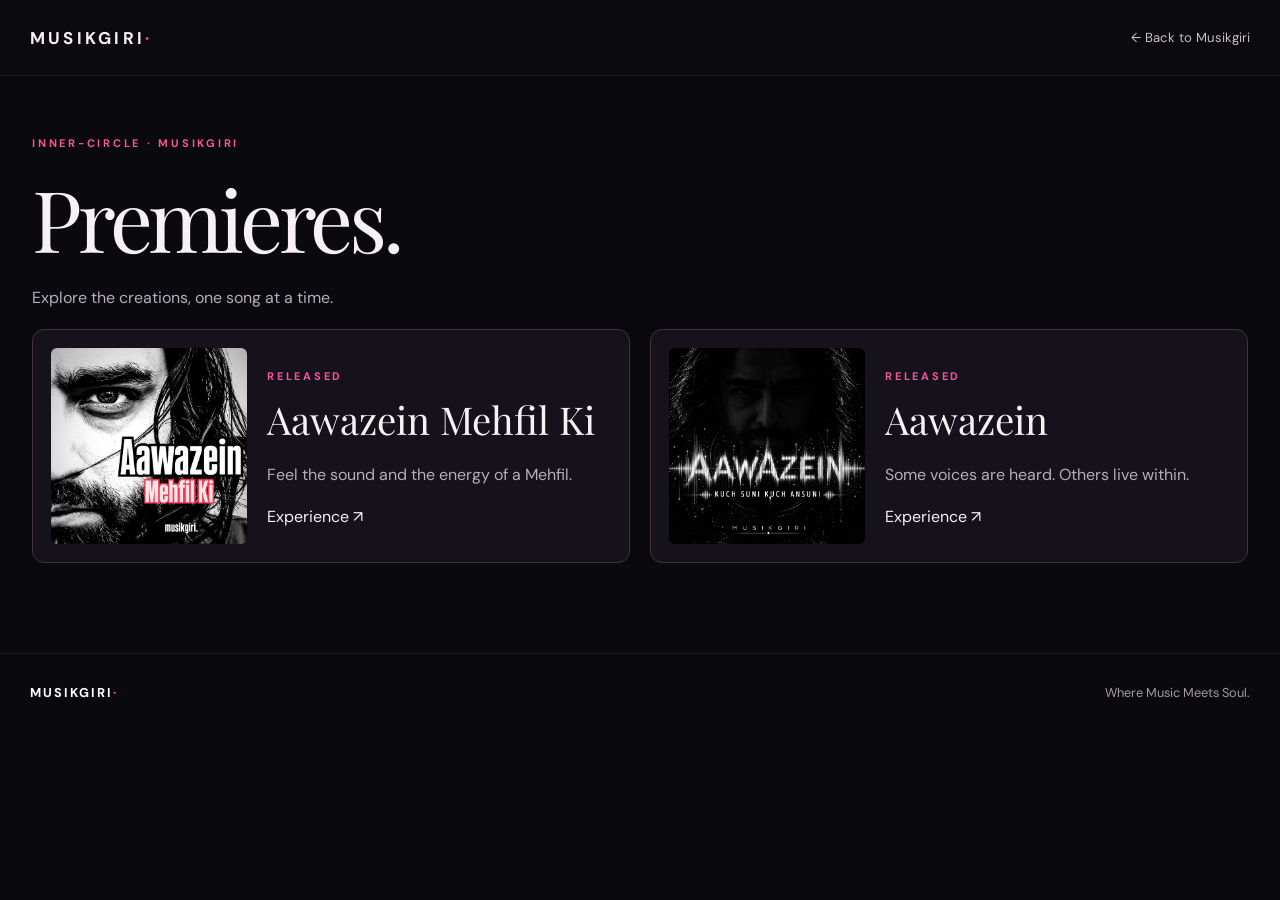
<file: premieres/index.html>
<!DOCTYPE html>

<html lang="en">
<head>
<meta charset="utf-8"/><meta content="width=device-width,initial-scale=1" name="viewport"/><meta content="#08080d" name="theme-color"/>
<title>Premieres — Musikgiri</title>
<meta content="Explore Musikgiri premieres." name="description"/>
<meta content="music.song" property="og:type"/><meta content="Premieres — Musikgiri" property="og:title"/>
<meta content="Explore Musikgiri premieres." property="og:description"/>
<meta content="https://musikgiri.com/assets/musikgiri-logo.webp" property="og:image"/>
<meta content="https://musikgiri.com/premieres/" property="og:url"/>
<link href="https://fonts.googleapis.com" rel="preconnect"/><link crossorigin="" href="https://fonts.gstatic.com" rel="preconnect"/>
<link href="https://fonts.googleapis.com/css2?family=DM+Sans:wght@400;500;600;700&amp;family=Playfair+Display:ital,wght@0,400;0,500;1,400;1,500&amp;display=swap" rel="stylesheet"/>
<link href="/style.css" rel="stylesheet"/><link href="/premieres.css" rel="stylesheet"/><link href="/premieres/premiere-page.css" rel="stylesheet"/>
<link href="/lyrics.css" rel="stylesheet"/><script defer="True" src="/analytics.js"></script><link href="/release-system.css" rel="stylesheet"/> <link href="https://musikgiri.com/premieres/" rel="canonical"/></head>
<body class="premieres-page">
<header class="premiere-site-header"><a aria-label="Musikgiri home" class="wordmark" href="/">MUSIKGIRI<span>·</span></a><a class="premiere-back" href="/">← Back to Musikgiri</a></header>
<main><section class="container collection"><span class="eyebrow">Inner-circle · Musikgiri</span><h1>Premieres.</h1><p>Explore the creations, one song at a time.</p><div class="collection-grid"><a class="collection-card" href="/premieres/aawazein-mehfil-ki/"><img src="/assets/Aawazein-Mehfil-Ki-cover.webp" alt="Aawazein Mehfil Ki artwork" loading="lazy"><div><span class="eyebrow">released</span><h3>Aawazein Mehfil Ki</h3><p>Feel the sound and the energy of a Mehfil.</p><span>Experience ↗</span></div></a><a class="collection-card" href="/premieres/aawazein/"><img src="/assets/aawazein-cover.webp" alt="Aawazein artwork" loading="lazy"><div><span class="eyebrow">released</span><h3>Aawazein</h3><p>Some voices are heard. Others live within.</p><span>Experience ↗</span></div></a></div></section></main>
<footer class="premiere-page-footer"><a href="/">MUSIKGIRI<span>·</span></a><span>Where Music Meets Soul.</span></footer>
<script defer="" src="/premieres.js"></script>
<script defer="True" src="/premieres/premiere-lyrics.js"></script></body></html>
</file>
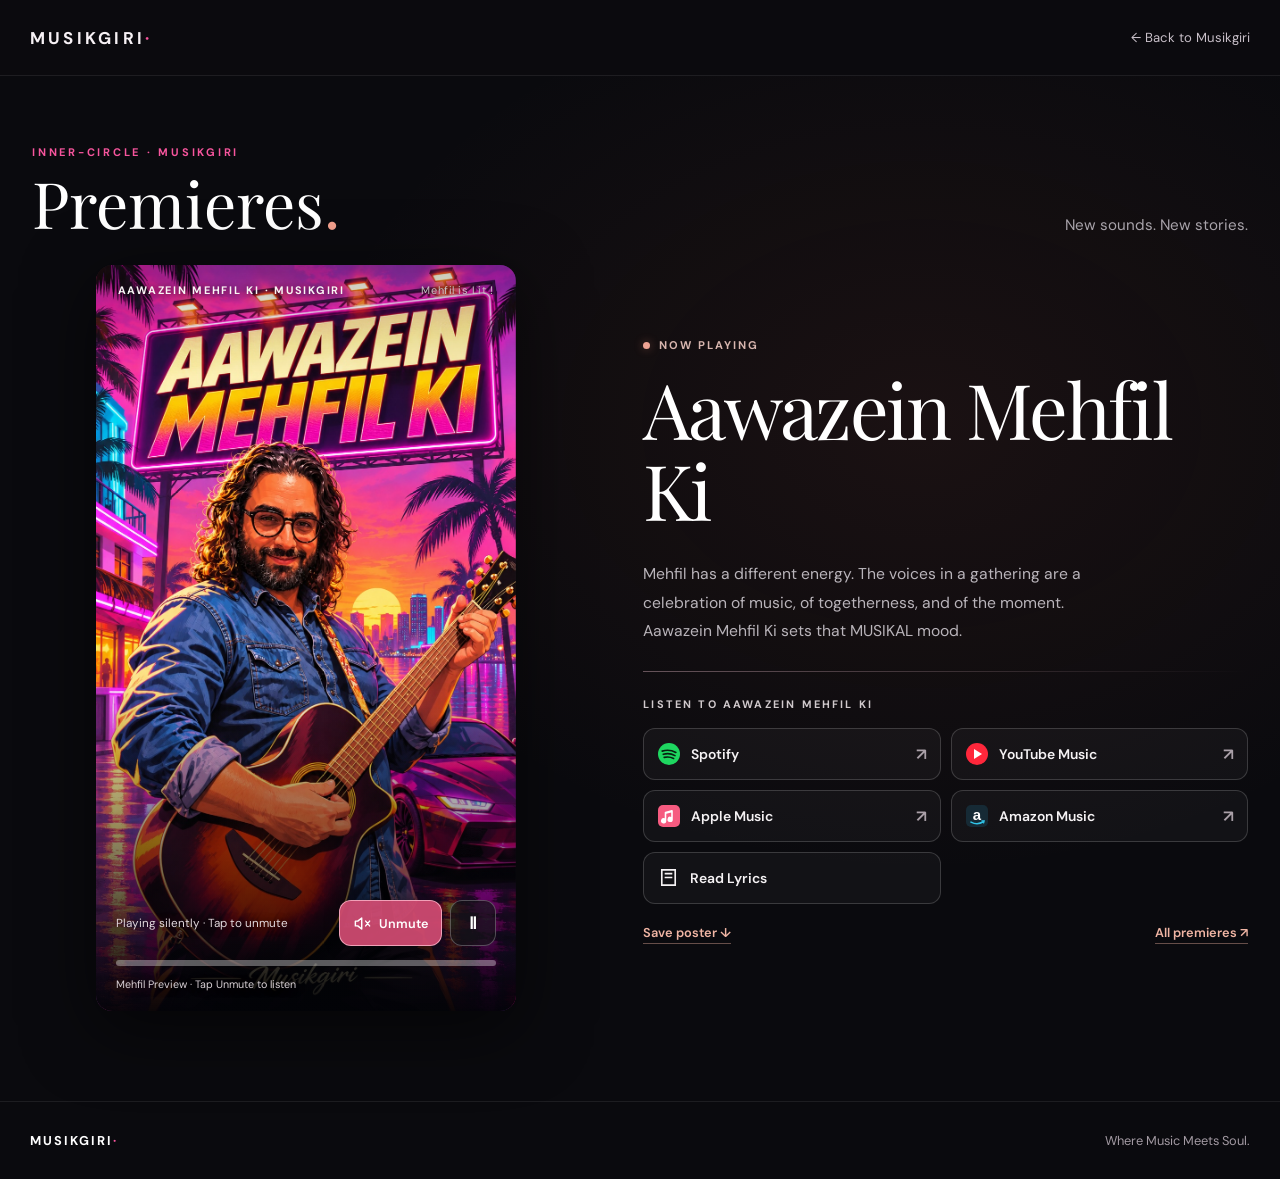
<file: premieres/aawazein-mehfil-ki/index.html>
<!DOCTYPE html>

<html lang="en">
<head>
<meta charset="utf-8"/><meta content="width=device-width,initial-scale=1" name="viewport"/><meta content="#08080d" name="theme-color"/>
<title>Aawazein Mehfil Ki — Musikgiri</title>
<meta content="Feel the sound and the energy of a Mehfil." name="description"/>
<meta content="music.song" property="og:type"/><meta content="Aawazein Mehfil Ki — Musikgiri" property="og:title"/>
<meta content="Feel the sound and the energy of a Mehfil." property="og:description"/>
<meta content="https://musikgiri.com/assets/Aawazein-Mehfil-Ki-poster.webp" property="og:image"/>
<meta content="https://musikgiri.com/premieres/aawazein-mehfil-ki/" property="og:url"/>
<link href="https://fonts.googleapis.com" rel="preconnect"/><link crossorigin="" href="https://fonts.gstatic.com" rel="preconnect"/>
<link href="https://fonts.googleapis.com/css2?family=DM+Sans:wght@400;500;600;700&amp;family=Playfair+Display:ital,wght@0,400;0,500;1,400;1,500&amp;display=swap" rel="stylesheet"/>
<link href="/style.css" rel="stylesheet"/><link href="/premieres.css" rel="stylesheet"/><link href="/premieres/premiere-page.css" rel="stylesheet"/>
<link href="/lyrics.css" rel="stylesheet"/><script defer="True" src="/analytics.js"></script><link href="/release-system.css" rel="stylesheet"/> <link href="https://musikgiri.com/premieres/aawazein-mehfil-ki/" rel="canonical"/></head>
<body class="premieres-page">
<header class="premiere-site-header"><a aria-label="Musikgiri home" class="wordmark" href="/">MUSIKGIRI<span>·</span></a><a class="premiere-back" href="/">← Back to Musikgiri</a></header>
<main><section id="premieres" class="premiere-section" data-premiere="aawazein-mehfil-ki" data-title="Aawazein Mehfil Ki"><div class="container premiere-heading"><div><span class="eyebrow">Inner-circle · Musikgiri</span><h2>Premieres<span class="premiere-period">.</span></h2></div><p>New sounds. New stories.</p></div><div class="container premiere-mobile-listen"><h3>Aawazein Mehfil Ki</h3><p class="premiere-mobile-subtitle"></p><p class="premiere-mobile-label">Now playing</p><div class="premiere-stream-links premiere-mobile-stream-links"><a aria-label="Listen on Spotify" class="premiere-stream premiere-spotify" data-platform="spotify" href="https://open.spotify.com/track/1IAvOy5KSqShVaLalJOOEp?si=85b4625004b74675" rel="noopener noreferrer" target="_blank"><span aria-hidden="true" class="platform-mark"></span><span>Spotify</span><span aria-hidden="true" class="premiere-link-arrow">↗</span></a><a aria-label="Listen on YouTube Music" class="premiere-stream premiere-youtube" data-platform="youtube" href="https://music.youtube.com/playlist?list=OLAK5uy_nQnJrBbvbRQnOhSwnI-x6MkKBnH-UWJy4&amp;si=CHBEhoRD2t9weqV5&amp;drli=1" rel="noopener noreferrer" target="_blank"><span aria-hidden="true" class="platform-mark"></span><span>YouTube Music</span><span aria-hidden="true" class="premiere-link-arrow">↗</span></a><a aria-label="Listen on Apple Music" class="premiere-stream premiere-apple" data-platform="apple" href="https://music.apple.com/us/album/aawazein-mehfil-ki/6838143447?i=6838143449" rel="noopener noreferrer" target="_blank"><span aria-hidden="true" class="platform-mark"></span><span>Apple Music</span><span aria-hidden="true" class="premiere-link-arrow">↗</span></a><a aria-label="Listen on Amazon Music" class="premiere-stream premiere-amazon" data-platform="amazon" href="https://music.amazon.com/albums/B0HSL1XHGT?ref=dm_sh_DqStZfcopo7vX0sIFOcnYcNDD" rel="noopener noreferrer" target="_blank"><span aria-hidden="true" class="platform-mark"></span><span>Amazon Music</span><span aria-hidden="true" class="premiere-link-arrow">↗</span></a><button type="button" class="premiere-stream premiere-lyrics-button" data-premiere-lyrics aria-haspopup="dialog" aria-controls="lyrics-aawazein-mehfil-ki"><svg class="premiere-lyrics-icon" viewBox="0 0 24 24" aria-hidden="true"><path d="M5 4h14v16H5zM8 8h8M8 12h8" fill="none" stroke="currentColor" stroke-width="1.7"/></svg><span>Read Lyrics</span></button></div></div><div class="container premiere-showcase"><div class="premiere-art" aria-label="Aawazein Mehfil Ki artwork"><div class="premiere-art-frames"><img class="premiere-frame is-active" src="/assets/Aawazein-Mehfil-Ki-poster.webp" alt="" fetchpriority=high></div><span class="premiere-art-label">AAWAZEIN MEHFIL KI · MUSIKGIRI</span><span class="premiere-art-count">Mehfil is Lit !</span><div aria-label="Aawazein Mehfil Ki audio preview" class="premiere-audio"><audio id="premiere-audio" loop="" muted="" playsinline="" preload="metadata"><source src="/assets/Awazein-Mehfil-Ki- 40-secs.m4a" type="audio/mpeg"/></audio><div class="premiere-audio-top"><div class="premiere-audio-copy"><span aria-live="polite" class="premiere-audio-status" id="premiere-audio-status" role="status">Sound off · Tap to unmute</span></div><div class="premiere-audio-actions"><button aria-label="Unmute preview" aria-pressed="false" class="premiere-audio-toggle" id="premiere-audio-toggle" type="button"><svg aria-hidden="true" class="premiere-audio-muted-icon" viewbox="0 0 24 24"><path d="M11 5 6 9H3v6h3l5 4V5ZM16 9l5 6m0-6-5 6" fill="none" stroke="currentColor" stroke-linecap="round" stroke-linejoin="round" stroke-width="1.8"></path></svg><svg aria-hidden="true" class="premiere-audio-live-icon" viewbox="0 0 24 24"><path d="M11 5 6 9H3v6h3l5 4V5ZM15 9a4 4 0 0 1 0 6m3-9a8 8 0 0 1 0 12" fill="none" stroke="currentColor" stroke-linecap="round" stroke-linejoin="round" stroke-width="1.8"></path></svg><span id="premiere-audio-toggle-label">Unmute</span></button><button aria-label="Play preview" class="premiere-audio-play" id="premiere-audio-play" title="Play or pause preview" type="button">▶</button></div></div><div aria-hidden="true" class="premiere-audio-progress"><div id="premiere-audio-progress-fill"></div></div><span class="premiere-audio-duration">Mehfil Preview · Tap Unmute to listen</span></div></div><div class="premiere-content"><span class="premiere-kicker"><span class="premiere-live-dot"></span>Now playing</span><h3>Aawazein Mehfil Ki</h3><p class="premiere-subtitle"></p><p class="premiere-quote"></p><p class="premiere-description">Mehfil has a different energy. The voices in a gathering are a celebration of music, of togetherness, and of the moment. Aawazein Mehfil Ki sets that MUSIKAL mood.</p><div class="premiere-divider"></div><p class="premiere-listen-label">LISTEN TO AAWAZEIN MEHFIL KI</p><div class="premiere-stream-links"><a aria-label="Listen on Spotify" class="premiere-stream premiere-spotify" data-platform="spotify" href="https://open.spotify.com/track/1IAvOy5KSqShVaLalJOOEp?si=85b4625004b74675" rel="noopener noreferrer" target="_blank"><span aria-hidden="true" class="platform-mark"></span><span>Spotify</span><span aria-hidden="true" class="premiere-link-arrow">↗</span></a><a aria-label="Listen on YouTube Music" class="premiere-stream premiere-youtube" data-platform="youtube" href="https://music.youtube.com/playlist?list=OLAK5uy_nQnJrBbvbRQnOhSwnI-x6MkKBnH-UWJy4&amp;si=CHBEhoRD2t9weqV5&amp;drli=1" rel="noopener noreferrer" target="_blank"><span aria-hidden="true" class="platform-mark"></span><span>YouTube Music</span><span aria-hidden="true" class="premiere-link-arrow">↗</span></a><a aria-label="Listen on Apple Music" class="premiere-stream premiere-apple" data-platform="apple" href="https://music.apple.com/us/album/aawazein-mehfil-ki/6838143447?i=6838143449" rel="noopener noreferrer" target="_blank"><span aria-hidden="true" class="platform-mark"></span><span>Apple Music</span><span aria-hidden="true" class="premiere-link-arrow">↗</span></a><a aria-label="Listen on Amazon Music" class="premiere-stream premiere-amazon" data-platform="amazon" href="https://music.amazon.com/albums/B0HSL1XHGT?ref=dm_sh_DqStZfcopo7vX0sIFOcnYcNDD" rel="noopener noreferrer" target="_blank"><span aria-hidden="true" class="platform-mark"></span><span>Amazon Music</span><span aria-hidden="true" class="premiere-link-arrow">↗</span></a><button type="button" class="premiere-stream premiere-lyrics-button" data-premiere-lyrics aria-haspopup="dialog" aria-controls="lyrics-aawazein-mehfil-ki"><svg class="premiere-lyrics-icon" viewBox="0 0 24 24" aria-hidden="true"><path d="M5 4h14v16H5zM8 8h8M8 12h8" fill="none" stroke="currentColor" stroke-width="1.7"/></svg><span>Read Lyrics</span></button></div><div class="premiere-bottom-actions"><a class="premiere-download" download href="/assets/Aawazein-Mehfil-Ki-poster.webp">Save poster ↓</a><a class="premiere-download" href="/premieres/">All premieres ↗</a></div></div></div></section></main><dialog aria-labelledby="lyrics-title-aawazein-mehfil-ki" class="lyrics-dialog" id="lyrics-aawazein-mehfil-ki"><div class="lyrics-dialog-inner"><header class="lyrics-dialog-head"><div><span class="eyebrow">Original lyrics · Musikgiri</span><h2 id="lyrics-title-aawazein-mehfil-ki">Aawazein Mehfil Ki <em>Lyrics</em></h2><p>Original lyrics and interpretation.</p></div><button aria-label="Close lyrics" class="lyrics-close" data-close-lyrics type="button">✕</button></header><div class="lyrics-columns-head" aria-hidden="true"><span>Original lyrics</span><span>English meaning</span></div><div class="lyrics-dialog-content"><section class="lyric-verse"><h4>Verse 1</h4><div class="lyric-pair"><div class="lyric-original" lang="hi"><p>आवाज़ें कुछ शोर की हैं
ख़ामोशी की कुछ आवाज़ें
आवाज़ें
अल्फ़ाज़ों में तो कहती हैं
बिन बोले भी कुछ आवाज़ें
आवाज़ें</p></div><div class="lyric-meaning" lang="en"><p>Some voices arrive as noise; others speak through silence. Some find words, while others communicate without a single word.</p></div></div></section><section class="lyric-verse"><h4>Verse 1 · Reprise</h4><div class="lyric-pair"><div class="lyric-original" lang="hi"><p>आवाज़ें कुछ शोर की हैं
ख़ामोशी की कुछ आवाज़ें
आवाज़ें
अल्फ़ाज़ों में तो कहती हैं
बिन बोले भी कुछ आवाज़ें
आवाज़ें</p></div><div class="lyric-meaning" lang="en"><p>The opening thought returns: even silence has a voice, and expression is not limited to what we say aloud.</p></div></div></section><section class="lyric-verse"><h4>Verse 2</h4><div class="lyric-pair"><div class="lyric-original" lang="hi"><p>कुछ मनगढ़ंत सी
आवाज़ें
कुछ सच्ची सी भी
आवाज़ें
कुछ बाहर की और
कुछ अंदर की भी
कुछ मनगढ़ंत सी
कुछ सच्ची सी भी
कुछ बाहर की और
कुछ अंदर की भी</p></div><div class="lyric-meaning" lang="en"><p>Some voices are imagined, others are real. Some come from the world around us; others rise from within. Both shape how we experience life.</p></div></div></section><section class="lyric-verse"><h4>Verse 3</h4><div class="lyric-pair"><div class="lyric-original" lang="hi"><p>मुझसे ये तुझ तक पहुँचे तो मक़सद है ये आवाज़ें
ख़ुद मैं ही ना सुन पाऊँ तो, बेमतलब की ये आवाज़ें</p></div><div class="lyric-meaning" lang="en"><p>A voice finds purpose when it reaches another person. But if I cannot hear my own inner voice, what meaning does it hold?</p></div></div></section><section class="lyric-verse"><h4>Verse 4</h4><div class="lyric-pair"><div class="lyric-original" lang="hi"><p>कुछ मनगढ़ंत सी आवाज़ें
कुछ सच्ची सी भी आवाज़
कुछ बाहर की और कुछ अंदर की भी</p></div><div class="lyric-meaning" lang="en"><p>The song revisits its central contrast: imagined and true, outside and inside. All are part of our inner conversation.</p></div></div></section><section class="lyric-verse"><h4>Bridge</h4><div class="lyric-pair"><div class="lyric-original" lang="hi"><p>जो कह ना सके थे हम कभी
वो लफ़्ज़ हवा में रह गए
तू पास आया, समझ लिया
जो राज़ आँखों में बह गए</p></div><div class="lyric-meaning" lang="en"><p>Words we could never say seemed to linger in the air. Someone close enough understood the secrets our eyes had already revealed.</p></div></div></section><section class="lyric-verse"><h4>Final Chorus</h4><div class="lyric-pair"><div class="lyric-original" lang="hi"><p>दिल से ये दिल तक पहुँचे तो
फिर धड़कन है ये
आवाज़ें
आवाज़ें
आवाज़ों
की इस
दुनिया में
पहचान है कुछ ये
आवाज़ें</p></div><div class="lyric-meaning" lang="en"><p>When voices travel from one heart to another, they become a heartbeat — a way of recognizing ourselves amid a world of voices.</p></div></div></section><section class="lyric-verse"><h4>Vibrant Outro</h4><div class="lyric-pair"><div class="lyric-original" lang="hi"><p>कुछ मनगढ़ंत सी आवाज़ें
कुछ सच्ची सी भी
आवाज़
कुछ बाहर की और कुछ अंदर की भी
आवाज़ें, आवाज़ें
सुन kehti kya hai..ye
आवाज़ें, आवाज़ें
आवाज़ें…

Kho ja Tu..
Musikgiri Main..

(Aawazein)</p></div><div class="lyric-meaning" lang="en"><p>Listen to what these voices are trying to say. The outro carries that invitation into Musikgiri: lose yourself in music and in the voices that make you who you are.</p></div></div></section></div><footer class="lyrics-dialog-foot"><span>© Musikgiri · Original lyrics</span><button class="lyrics-done" data-close-lyrics type="button">Close lyrics ↑</button></footer></div></dialog>
<footer class="premiere-page-footer"><a href="/">MUSIKGIRI<span>·</span></a><span>Where Music Meets Soul.</span></footer>
<script defer="" src="/premieres.js"></script>
<script defer="True" src="/premieres/premiere-lyrics.js"></script></body></html>
</file>
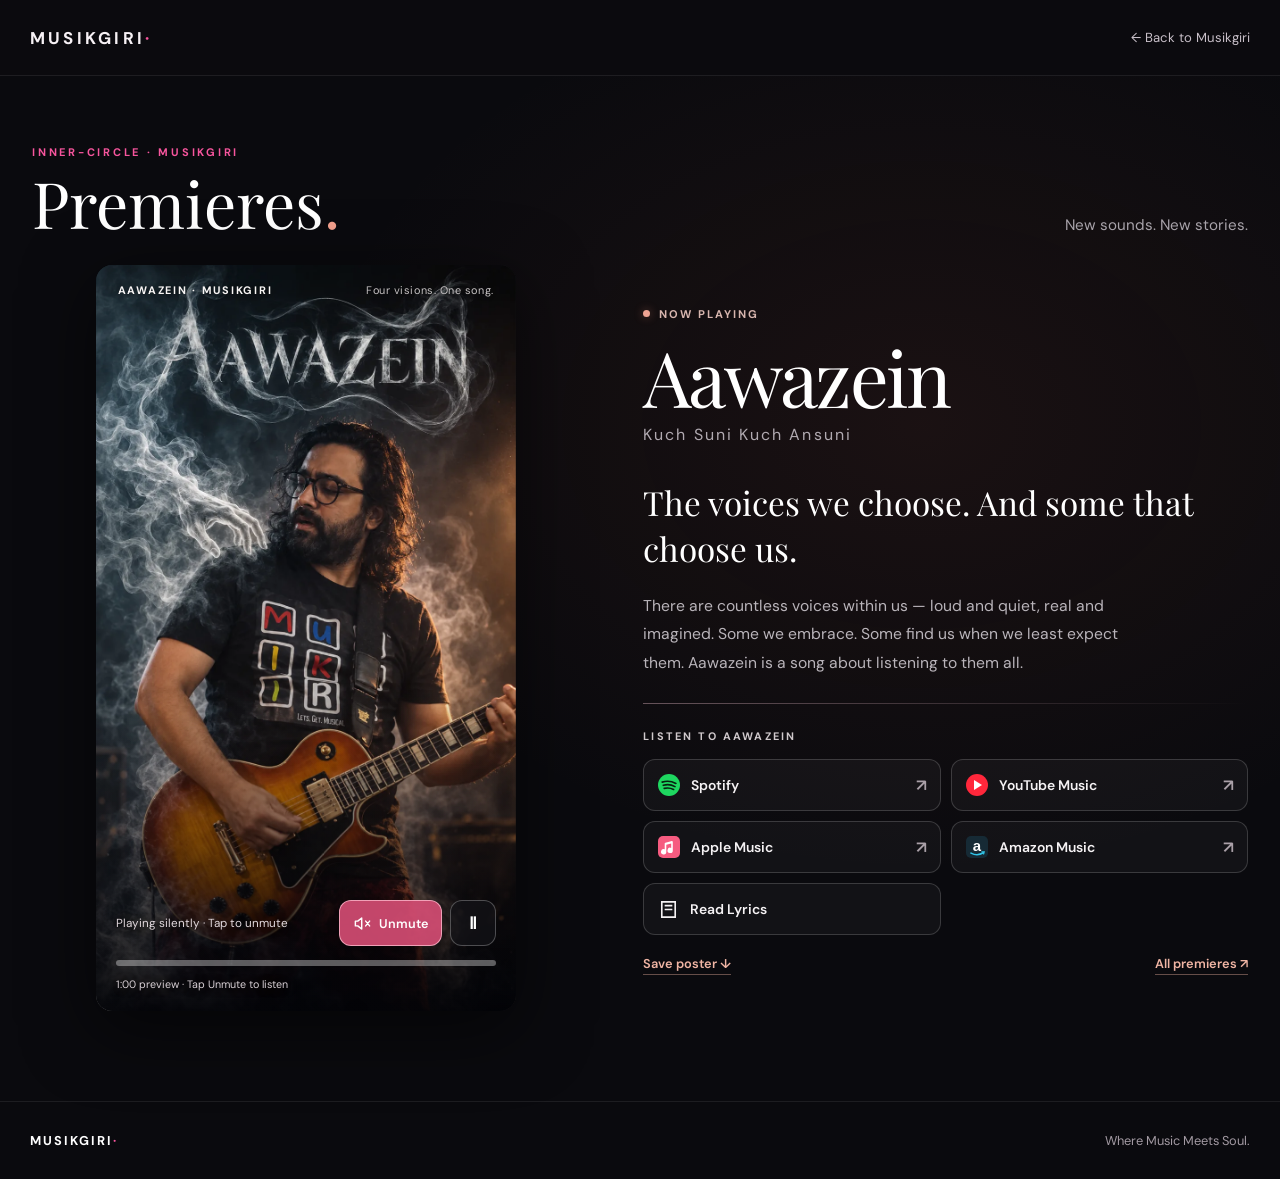
<file: premieres/aawazein/index.html>
<!DOCTYPE html>

<html lang="en">
<head>
<meta charset="utf-8"/><meta content="width=device-width,initial-scale=1" name="viewport"/><meta content="#08080d" name="theme-color"/>
<title>Aawazein — Musikgiri</title>
<meta content="The voices we choose. And some that choose us." name="description"/>
<meta content="music.song" property="og:type"/><meta content="Aawazein — Musikgiri" property="og:title"/>
<meta content="The voices we choose. And some that choose us." property="og:description"/>
<meta content="https://musikgiri.com/assets/aawazein-premiere-share.webp" property="og:image"/>
<meta content="https://musikgiri.com/premieres/aawazein/" property="og:url"/>
<link href="https://fonts.googleapis.com" rel="preconnect"/><link crossorigin="" href="https://fonts.gstatic.com" rel="preconnect"/>
<link href="https://fonts.googleapis.com/css2?family=DM+Sans:wght@400;500;600;700&amp;family=Playfair+Display:ital,wght@0,400;0,500;1,400;1,500&amp;display=swap" rel="stylesheet"/>
<link href="/style.css" rel="stylesheet"/><link href="/premieres.css" rel="stylesheet"/><link href="/premieres/premiere-page.css" rel="stylesheet"/>
<link href="/lyrics.css" rel="stylesheet"/><script defer="True" src="/analytics.js"></script><link href="/release-system.css" rel="stylesheet"/> <link href="https://musikgiri.com/premieres/aawazein/" rel="canonical"/></head>
<body class="premieres-page">
<header class="premiere-site-header"><a aria-label="Musikgiri home" class="wordmark" href="/">MUSIKGIRI<span>·</span></a><a class="premiere-back" href="/">← Back to Musikgiri</a></header>
<main><section id="premieres" class="premiere-section" data-premiere="aawazein" data-title="Aawazein"><div class="container premiere-heading"><div><span class="eyebrow">Inner-circle · Musikgiri</span><h2>Premieres<span class="premiere-period">.</span></h2></div><p>New sounds. New stories.</p></div><div class="container premiere-mobile-listen"><h3>Aawazein</h3><p class="premiere-mobile-subtitle">The voices we choose. And some that choose us.</p><p class="premiere-mobile-label">Now playing</p><div class="premiere-stream-links premiere-mobile-stream-links"><a aria-label="Listen on Spotify" class="premiere-stream premiere-spotify" data-platform="spotify" href="https://open.spotify.com/track/2FLDm2KfA3FZoWF4vYCEDt?si=487e37522af543a1" rel="noopener noreferrer" target="_blank"><span aria-hidden="true" class="platform-mark"></span><span>Spotify</span><span aria-hidden="true" class="premiere-link-arrow">↗</span></a><a aria-label="Listen on YouTube Music" class="premiere-stream premiere-youtube" data-platform="youtube" href="https://music.youtube.com/watch?v=FbX4qgA8Who&amp;si=I5WaCI_FeO2bY_Q1" rel="noopener noreferrer" target="_blank"><span aria-hidden="true" class="platform-mark"></span><span>YouTube Music</span><span aria-hidden="true" class="premiere-link-arrow">↗</span></a><a aria-label="Listen on Apple Music" class="premiere-stream premiere-apple" data-platform="apple" href="https://music.apple.com/us/album/aawazein-kuch-suni-kuch-ansuni-single/6827073413" rel="noopener noreferrer" target="_blank"><span aria-hidden="true" class="platform-mark"></span><span>Apple Music</span><span aria-hidden="true" class="premiere-link-arrow">↗</span></a><a aria-label="Listen on Amazon Music" class="premiere-stream premiere-amazon" data-platform="amazon" href="https://music.amazon.com/tracks/B0HP9SXJ6K?marketplaceId=ATVPDKIKX0DER&amp;musicTerritory=US&amp;ref=dm_sh_dEst1hFN79Nn7c9WFbH70xwsD" rel="noopener noreferrer" target="_blank"><span aria-hidden="true" class="platform-mark"></span><span>Amazon Music</span><span aria-hidden="true" class="premiere-link-arrow">↗</span></a><button type="button" class="premiere-stream premiere-lyrics-button" data-premiere-lyrics aria-haspopup="dialog" aria-controls="lyrics-aawazein"><svg class="premiere-lyrics-icon" viewBox="0 0 24 24" aria-hidden="true"><path d="M5 4h14v16H5zM8 8h8M8 12h8" fill="none" stroke="currentColor" stroke-width="1.7"/></svg><span>Read Lyrics</span></button></div></div><div class="container premiere-showcase"><div class="premiere-art" aria-label="Aawazein artwork"><div class="premiere-art-frames"><img class="premiere-frame is-active" src="/assets/aawazein-premiere-01.webp" alt="" fetchpriority=high><img class="premiere-frame" src="/assets/aawazein-premiere-02.webp" alt="" ><img class="premiere-frame" src="/assets/aawazein-premiere-03.webp" alt="" ><img class="premiere-frame" src="/assets/aawazein-premiere-04.webp" alt="" ></div><span class="premiere-art-label">AAWAZEIN · MUSIKGIRI</span><span class="premiere-art-count">Four visions. One song.</span><div aria-label="Aawazein audio preview" class="premiere-audio"><audio id="premiere-audio" loop="" muted="" playsinline="" preload="metadata"><source src="/assets/aawazein-last-minute.mp3" type="audio/mpeg"/></audio><div class="premiere-audio-top"><div class="premiere-audio-copy"><span aria-live="polite" class="premiere-audio-status" id="premiere-audio-status" role="status">Sound off · Tap to unmute</span></div><div class="premiere-audio-actions"><button aria-label="Unmute preview" aria-pressed="false" class="premiere-audio-toggle" id="premiere-audio-toggle" type="button"><svg aria-hidden="true" class="premiere-audio-muted-icon" viewbox="0 0 24 24"><path d="M11 5 6 9H3v6h3l5 4V5ZM16 9l5 6m0-6-5 6" fill="none" stroke="currentColor" stroke-linecap="round" stroke-linejoin="round" stroke-width="1.8"></path></svg><svg aria-hidden="true" class="premiere-audio-live-icon" viewbox="0 0 24 24"><path d="M11 5 6 9H3v6h3l5 4V5ZM15 9a4 4 0 0 1 0 6m3-9a8 8 0 0 1 0 12" fill="none" stroke="currentColor" stroke-linecap="round" stroke-linejoin="round" stroke-width="1.8"></path></svg><span id="premiere-audio-toggle-label">Unmute</span></button><button aria-label="Play preview" class="premiere-audio-play" id="premiere-audio-play" title="Play or pause preview" type="button">▶</button></div></div><div aria-hidden="true" class="premiere-audio-progress"><div id="premiere-audio-progress-fill"></div></div><span class="premiere-audio-duration">1:00 preview · Tap Unmute to listen</span></div></div><div class="premiere-content"><span class="premiere-kicker"><span class="premiere-live-dot"></span>Now playing</span><h3>Aawazein</h3><p class="premiere-subtitle">Kuch Suni Kuch Ansuni</p><p class="premiere-quote">The voices we choose. And some that choose us.</p><p class="premiere-description">There are countless voices within us — loud and quiet, real and imagined. Some we embrace. Some find us when we least expect them. Aawazein is a song about listening to them all.</p><div class="premiere-divider"></div><p class="premiere-listen-label">LISTEN TO AAWAZEIN</p><div class="premiere-stream-links"><a aria-label="Listen on Spotify" class="premiere-stream premiere-spotify" data-platform="spotify" href="https://open.spotify.com/track/2FLDm2KfA3FZoWF4vYCEDt?si=487e37522af543a1" rel="noopener noreferrer" target="_blank"><span aria-hidden="true" class="platform-mark"></span><span>Spotify</span><span aria-hidden="true" class="premiere-link-arrow">↗</span></a><a aria-label="Listen on YouTube Music" class="premiere-stream premiere-youtube" data-platform="youtube" href="https://music.youtube.com/watch?v=FbX4qgA8Who&amp;si=I5WaCI_FeO2bY_Q1" rel="noopener noreferrer" target="_blank"><span aria-hidden="true" class="platform-mark"></span><span>YouTube Music</span><span aria-hidden="true" class="premiere-link-arrow">↗</span></a><a aria-label="Listen on Apple Music" class="premiere-stream premiere-apple" data-platform="apple" href="https://music.apple.com/us/album/aawazein-kuch-suni-kuch-ansuni-single/6827073413" rel="noopener noreferrer" target="_blank"><span aria-hidden="true" class="platform-mark"></span><span>Apple Music</span><span aria-hidden="true" class="premiere-link-arrow">↗</span></a><a aria-label="Listen on Amazon Music" class="premiere-stream premiere-amazon" data-platform="amazon" href="https://music.amazon.com/tracks/B0HP9SXJ6K?marketplaceId=ATVPDKIKX0DER&amp;musicTerritory=US&amp;ref=dm_sh_dEst1hFN79Nn7c9WFbH70xwsD" rel="noopener noreferrer" target="_blank"><span aria-hidden="true" class="platform-mark"></span><span>Amazon Music</span><span aria-hidden="true" class="premiere-link-arrow">↗</span></a><button type="button" class="premiere-stream premiere-lyrics-button" data-premiere-lyrics aria-haspopup="dialog" aria-controls="lyrics-aawazein"><svg class="premiere-lyrics-icon" viewBox="0 0 24 24" aria-hidden="true"><path d="M5 4h14v16H5zM8 8h8M8 12h8" fill="none" stroke="currentColor" stroke-width="1.7"/></svg><span>Read Lyrics</span></button></div><div class="premiere-bottom-actions"><a class="premiere-download" download href="/assets/aawazein-premiere-share.webp">Save poster ↓</a><a class="premiere-download" href="/premieres/">All premieres ↗</a></div></div></div></section></main><dialog aria-labelledby="lyrics-title-aawazein" class="lyrics-dialog" id="lyrics-aawazein"><div class="lyrics-dialog-inner"><header class="lyrics-dialog-head"><div><span class="eyebrow">Original lyrics · Musikgiri</span><h2 id="lyrics-title-aawazein">Aawazein <em>Lyrics</em></h2><p>Original lyrics and interpretation.</p></div><button aria-label="Close lyrics" class="lyrics-close" data-close-lyrics type="button">✕</button></header><div class="lyrics-columns-head" aria-hidden="true"><span>Original lyrics</span><span>English meaning</span></div><div class="lyrics-dialog-content"><section class="lyric-verse"><h4>Verse 1</h4><div class="lyric-pair"><div class="lyric-original" lang="hi"><p>आवाज़ें कुछ शोर की हैं
ख़ामोशी की कुछ आवाज़ें
आवाज़ें
अल्फ़ाज़ों में तो कहती हैं
बिन बोले भी कुछ आवाज़ें
आवाज़ें</p></div><div class="lyric-meaning" lang="en"><p>Some voices arrive as noise; others speak through silence. Some find words, while others communicate without a single word.</p></div></div></section><section class="lyric-verse"><h4>Verse 1 · Reprise</h4><div class="lyric-pair"><div class="lyric-original" lang="hi"><p>आवाज़ें कुछ शोर की हैं
ख़ामोशी की कुछ आवाज़ें
आवाज़ें
अल्फ़ाज़ों में तो कहती हैं
बिन बोले भी कुछ आवाज़ें
आवाज़ें</p></div><div class="lyric-meaning" lang="en"><p>The opening thought returns: even silence has a voice, and expression is not limited to what we say aloud.</p></div></div></section><section class="lyric-verse"><h4>Verse 2</h4><div class="lyric-pair"><div class="lyric-original" lang="hi"><p>कुछ मनगढ़ंत सी
आवाज़ें
कुछ सच्ची सी भी
आवाज़ें
कुछ बाहर की और
कुछ अंदर की भी
कुछ मनगढ़ंत सी
कुछ सच्ची सी भी
कुछ बाहर की और
कुछ अंदर की भी</p></div><div class="lyric-meaning" lang="en"><p>Some voices are imagined, others are real. Some come from the world around us; others rise from within. Both shape how we experience life.</p></div></div></section><section class="lyric-verse"><h4>Verse 3</h4><div class="lyric-pair"><div class="lyric-original" lang="hi"><p>मुझसे ये तुझ तक पहुँचे तो मक़सद है ये आवाज़ें
ख़ुद मैं ही ना सुन पाऊँ तो, बेमतलब की ये आवाज़ें</p></div><div class="lyric-meaning" lang="en"><p>A voice finds purpose when it reaches another person. But if I cannot hear my own inner voice, what meaning does it hold?</p></div></div></section><section class="lyric-verse"><h4>Verse 4</h4><div class="lyric-pair"><div class="lyric-original" lang="hi"><p>कुछ मनगढ़ंत सी आवाज़ें
कुछ सच्ची सी भी आवाज़
कुछ बाहर की और कुछ अंदर की भी</p></div><div class="lyric-meaning" lang="en"><p>The song revisits its central contrast: imagined and true, outside and inside. All are part of our inner conversation.</p></div></div></section><section class="lyric-verse"><h4>Bridge</h4><div class="lyric-pair"><div class="lyric-original" lang="hi"><p>जो कह ना सके थे हम कभी
वो लफ़्ज़ हवा में रह गए
तू पास आया, समझ लिया
जो राज़ आँखों में बह गए</p></div><div class="lyric-meaning" lang="en"><p>Words we could never say seemed to linger in the air. Someone close enough understood the secrets our eyes had already revealed.</p></div></div></section><section class="lyric-verse"><h4>Final Chorus</h4><div class="lyric-pair"><div class="lyric-original" lang="hi"><p>दिल से ये दिल तक पहुँचे तो
फिर धड़कन है ये
आवाज़ें
आवाज़ें
आवाज़ों
की इस
दुनिया में
पहचान है कुछ ये
आवाज़ें</p></div><div class="lyric-meaning" lang="en"><p>When voices travel from one heart to another, they become a heartbeat — a way of recognizing ourselves amid a world of voices.</p></div></div></section><section class="lyric-verse"><h4>Vibrant Outro</h4><div class="lyric-pair"><div class="lyric-original" lang="hi"><p>कुछ मनगढ़ंत सी आवाज़ें
कुछ सच्ची सी भी
आवाज़
कुछ बाहर की और कुछ अंदर की भी
आवाज़ें, आवाज़ें
सुन kehti kya hai..ye
आवाज़ें, आवाज़ें
आवाज़ें…

Kho ja Tu..
Musikgiri Main..

(Aawazein)</p></div><div class="lyric-meaning" lang="en"><p>Listen to what these voices are trying to say. The outro carries that invitation into Musikgiri: lose yourself in music and in the voices that make you who you are.</p></div></div></section></div><footer class="lyrics-dialog-foot"><span>© Musikgiri · Original lyrics</span><button class="lyrics-done" data-close-lyrics type="button">Close lyrics ↑</button></footer></div></dialog>
<footer class="premiere-page-footer"><a href="/">MUSIKGIRI<span>·</span></a><span>Where Music Meets Soul.</span></footer>
<script defer="" src="/premieres.js"></script>
<script defer="True" src="/premieres/premiere-lyrics.js"></script></body></html>
</file>
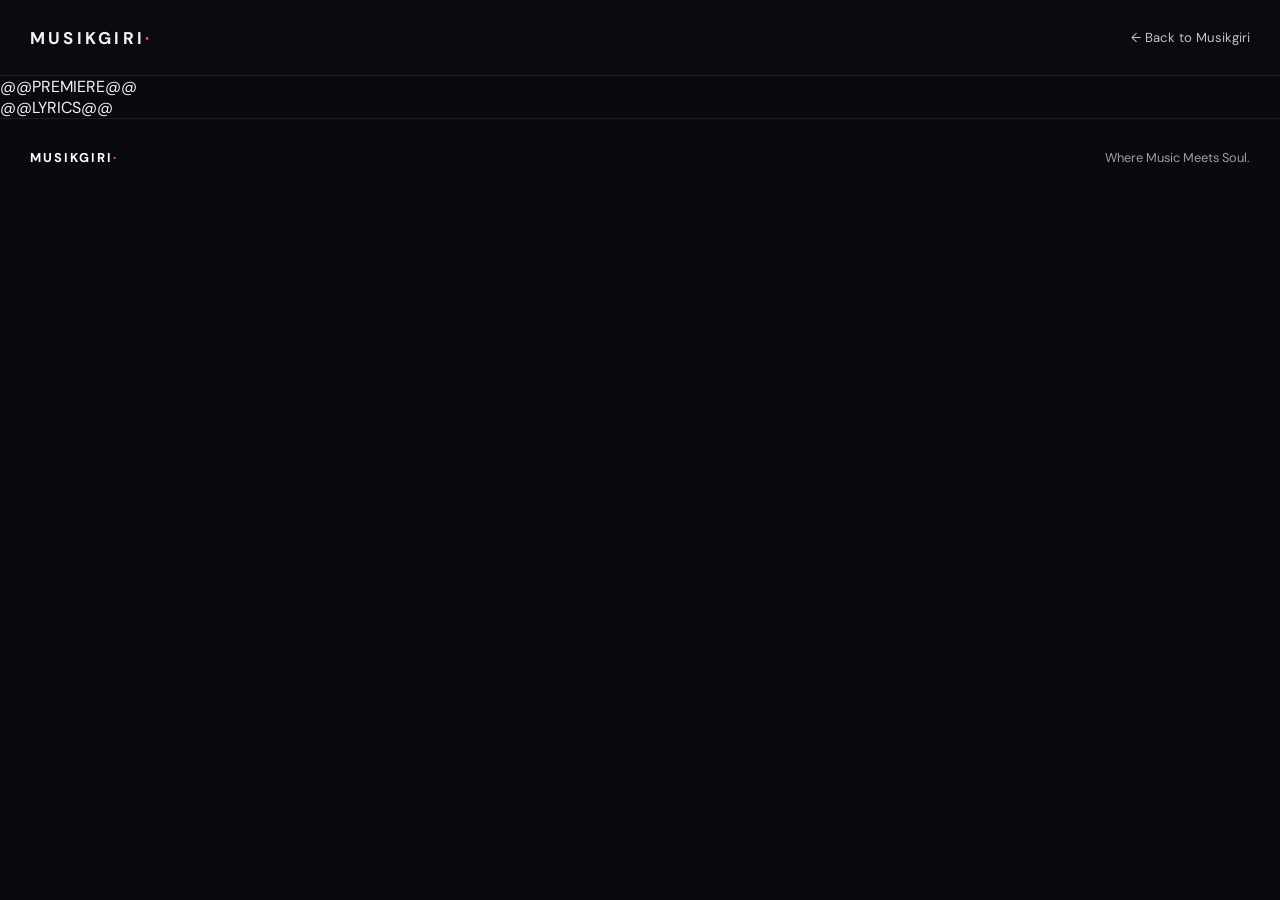
<file: templates/premiere.html>
<!DOCTYPE html>

<html lang="en">
<head>
<meta charset="utf-8"/><meta content="width=device-width,initial-scale=1" name="viewport"/><meta content="#08080d" name="theme-color"/>
<title>@@TITLE@@</title>
<meta content="@@DESCRIPTION@@" name="description"/>
<meta content="music.song" property="og:type"/><meta content="@@TITLE@@" property="og:title"/>
<meta content="@@DESCRIPTION@@" property="og:description"/>
<meta content="@@IMAGE@@" property="og:image"/>
<meta content="@@URL@@" property="og:url"/>
<link href="https://fonts.googleapis.com" rel="preconnect"/><link crossorigin="" href="https://fonts.gstatic.com" rel="preconnect"/>
<link href="https://fonts.googleapis.com/css2?family=DM+Sans:wght@400;500;600;700&amp;family=Playfair+Display:ital,wght@0,400;0,500;1,400;1,500&amp;display=swap" rel="stylesheet"/>
<link href="/style.css" rel="stylesheet"/><link href="/premieres.css" rel="stylesheet"/><link href="/premieres/premiere-page.css" rel="stylesheet"/>
<link href="/lyrics.css" rel="stylesheet"/><script defer="True" src="/analytics.js"></script><link href="/release-system.css" rel="stylesheet"/> <link href="@@URL@@" rel="canonical"/></head>
<body class="premieres-page">
<header class="premiere-site-header"><a aria-label="Musikgiri home" class="wordmark" href="/">MUSIKGIRI<span>·</span></a><a class="premiere-back" href="/">← Back to Musikgiri</a></header>
<main>@@PREMIERE@@</main>@@LYRICS@@
<footer class="premiere-page-footer"><a href="/">MUSIKGIRI<span>·</span></a><span>Where Music Meets Soul.</span></footer>
<script defer="" src="/premieres.js"></script>
<script defer="True" src="/premieres/premiere-lyrics.js"></script></body></html>
</file>
<file: style.css>
:root{--bg:#08080d;--panel:#15121c;--pink:#f7559d;--white:#f7f1f5;--muted:#b7aeba}*{box-sizing:border-box}html{scroll-behavior:smooth}body{margin:0;background:var(--bg);color:var(--white);font-family:"DM Sans",sans-serif}a{color:inherit;text-decoration:none}button{font:inherit}.container{width:min(1220px,calc(100% - 64px));margin:auto}.nav{height:78px;position:absolute;top:0;left:0;right:0;z-index:10;display:flex;align-items:center;justify-content:space-between;padding:0 max(32px,calc((100vw - 1220px)/2));background:linear-gradient(#08080dd9,#08080d00)}.wordmark,.footer strong{font-size:17px;letter-spacing:.19em;font-weight:700}.wordmark span,.footer strong span{color:var(--pink)}.nav-links{display:flex;gap:32px;font-size:12px;letter-spacing:.16em;text-transform:uppercase}.nav-links a:hover,.text-link:hover{color:var(--pink)}.menu-toggle{display:none;color:#fff;background:none;border:0;font-size:24px;cursor:pointer}.hero{height:clamp(380px,49vw,660px);min-height:380px;position:relative;background:#050508;overflow:hidden}.hero-logo{position:absolute;inset:0;background-image:linear-gradient(to bottom,#08080d10 60%,#08080d 99%),url("assets/musikgiri-logo.webp");background-repeat:no-repeat;background-position:center,center;background-size:cover,min(100%,1450px) auto}.intro{padding:32px 0 110px;position:relative}.eyebrow{font-size:11px;font-weight:700;letter-spacing:.25em;text-transform:uppercase;color:var(--pink)}h1,h2,h3{font-family:"Playfair Display",Georgia,serif;font-weight:400}h1{font-size:clamp(54px,8.5vw,122px);line-height:1.08;letter-spacing:-.05em;margin:20px 0}em{color:var(--pink);font-weight:400}p{line-height:1.8;color:var(--muted)}.intro>p{font-size:18px;max-width:530px}.intro-actions{display:flex;gap:27px;align-items:center;margin-top:32px}.button{background:var(--pink);border:1px solid var(--pink);border-radius:5px;color:#160913;font-size:13px;font-weight:700;padding:16px 25px;display:inline-flex;gap:20px;align-items:center;justify-content:center;transition:transform .2s}.button:hover{transform:translateY(-2px)}.text-link{font-size:13px}.section{padding:85px 0 120px}.section-head{display:flex;justify-content:space-between;align-items:end;gap:20px;margin-bottom:35px}.section-head h2{font-size:clamp(48px,6vw,84px);margin:7px 0}.section-head p{max-width:270px}.release-grid{display:grid;grid-template-columns:repeat(2,minmax(0,1fr));gap:24px}.release{border:1px solid #433143;border-radius:12px;background:linear-gradient(135deg,#19121d,#101016);padding:18px;display:grid;grid-template-columns:43% 1fr;gap:22px;align-items:center}.release img{width:100%;aspect-ratio:1;object-fit:cover;border-radius:6px}.release h3{font-size:clamp(27px,3vw,45px);margin:0 0 10px}.release p{font-size:13px;margin:0 0 23px}.platforms{display:flex;flex-wrap:wrap;gap:8px}.platforms a{font-size:11px;border:1px solid #5e4058;border-radius:5px;padding:9px 11px;transition:background .2s}.platforms a:hover{background:#50203d}.unavailable{font-size:12px;color:#b9a5b5}.experience-wrap{background:linear-gradient(110deg,#16101a,#21111c 50%,#0d0d14);border-top:1px solid #322331;border-bottom:1px solid #322331}.experience{display:grid;grid-template-columns:1fr 45%;gap:60px;align-items:center;padding-top:70px;padding-bottom:70px}.experience h2,.about h2,.connect h2{font-size:clamp(46px,6vw,80px);line-height:1.15;letter-spacing:-.035em;margin:20px 0}.experience p{max-width:500px}.experience-art img{display:block;width:100%;height:500px;object-fit:cover;object-position:center 30%;border-radius:10px;filter:saturate(.8)}.coming{display:inline-block;margin-top:25px;border:1px solid #664259;border-radius:5px;padding:14px 19px;color:#d8b7c9;font-size:13px}.about{padding-top:120px;padding-bottom:120px}.about p{max-width:650px;font-size:17px}.connect{background:radial-gradient(ellipse at 70% 50%,#55203966,transparent 55%),#151018;border-top:1px solid #3c2637;border-bottom:1px solid #3c2637}.connect-inner{padding-top:65px;padding-bottom:65px;display:flex;align-items:center;justify-content:space-between;gap:20px}.connect h2{margin:10px 0}.connect p{margin:0}.footer{display:flex;justify-content:space-between;align-items:center;gap:25px;padding-top:48px;padding-bottom:55px;flex-wrap:wrap}.footer p{font-size:12px}.footer small{color:#8e8792}.social-links{display:flex;gap:12px;flex-wrap:wrap}.social-links a{font-size:12px;border:1px solid #584251;padding:10px 14px;border-radius:5px}.social-links a:hover{border-color:var(--pink)}@media(max-width:850px){.release-grid{grid-template-columns:1fr}.experience{grid-template-columns:1fr}.experience-art img{height:420px}.intro{padding-bottom:70px}.section{padding:65px 0 85px}}@media(max-width:620px){.container{width:calc(100% - 36px)}.nav{height:64px;padding:0 18px}.menu-toggle{display:block}.nav-links{display:none;position:absolute;top:64px;left:0;right:0;background:#141019;padding:25px 20px;flex-direction:column;gap:24px;border-bottom:1px solid #483447}.nav-links.open{display:flex}.hero{height:360px;min-height:360px}.hero-logo{background-size:cover,185% auto;background-position:center,center 49%}.intro{padding-top:30px}.intro h1{font-size:clamp(50px,13vw,76px)}.intro-actions{align-items:flex-start;flex-direction:column;gap:20px}.section-head{display:block}.release{grid-template-columns:38% 1fr;gap:15px;padding:12px}.release h3{font-size:30px}.platforms a{padding:8px;font-size:10px}.experience{gap:25px}.experience-art img{height:380px}.connect-inner{flex-direction:column;align-items:flex-start}.footer{align-items:flex-start;flex-direction:column}}@media(prefers-reduced-motion:reduce){html{scroll-behavior:auto}.button{transition:none}}
/* V3: logo has its own clean, uncluttered stage. No image cropping. */
.hero{height:auto;min-height:0;padding:92px 0 22px;background:#08080d;display:flex;justify-content:center;align-items:center;overflow:visible}
.hero-logo{position:static;display:block;width:min(100%,1500px);height:auto;object-fit:contain;background:none}
.intro{padding-top:36px}
.experience{grid-template-columns:minmax(0,1fr) minmax(0,440px);align-items:center}
.experience-art{display:flex;align-items:center;justify-content:center}
.experience-art img{display:block;width:100%;max-width:440px;height:auto;aspect-ratio:9/16;object-fit:contain;object-position:center;filter:none;border-radius:8px;box-shadow:0 22px 80px #0009}
@media(max-width:850px){.experience{grid-template-columns:1fr;gap:38px}.experience-art img{width:min(100%,440px);height:auto;max-height:none}}
@media(max-width:620px){.hero{padding:74px 0 8px;min-height:0;height:auto}.hero-logo{width:100%;height:auto;object-fit:contain}.intro{padding-top:24px}.experience-art img{width:min(100%,390px);height:auto;aspect-ratio:9/16;object-fit:contain}}

.artist-links{display:flex;gap:10px;flex-wrap:wrap;margin-top:34px}
.artist-links a,.social-links a{display:inline-flex;align-items:center;justify-content:center;gap:9px;padding:12px 15px;border:1px solid #564052;border-radius:999px;color:#e7d9e4;background:#1b1420;font-size:12px;transition:border-color .2s,background .2s,transform .2s}
.artist-links a:hover,.social-links a:hover{border-color:var(--pink);background:#341b2c;transform:translateY(-2px)}
.artist-links svg,.social-links svg{flex:none}
.social-links{display:flex;gap:9px;flex-wrap:wrap}
.social-links a{border-radius:999px;padding:10px 12px}
@media(max-width:620px){.artist-links{gap:8px;margin-top:27px}.artist-links a{font-size:11px;padding:10px 12px}.social-links a{font-size:11px}}
@media(prefers-reduced-motion:reduce){.artist-links a,.social-links a{transition:none}}

/* V5: platform logos in the top navigation, clean and unobtrusive. */
.nav{gap:22px}
.nav-links{margin-left:auto}
.header-socials{display:flex;align-items:center;gap:5px;flex-shrink:0}
.header-socials a,.social-links a{display:inline-flex;align-items:center;justify-content:center;width:37px;height:37px;min-width:37px;padding:0;border:1px solid transparent;border-radius:50%;color:#e8dce5;background:transparent;transition:background .2s,color .2s,border-color .2s,transform .2s}
.header-socials a:hover,.social-links a:hover{color:#fff;background:#47203b;border-color:#a84d7b;transform:translateY(-2px)}
.header-socials svg,.social-links svg{width:19px;height:19px}
.social-links{display:flex;align-items:center;gap:5px}
.social-links a{border:1px solid #594053;background:#1a1320;width:39px;height:39px}
@media(max-width:1080px){.nav{gap:10px}.nav-links{gap:15px}.header-socials{gap:1px}.header-socials a{width:33px;min-width:33px;height:33px}}
@media(max-width:780px){.nav{height:112px;align-items:flex-start;padding-top:19px;position:absolute}.wordmark{margin-top:4px}.menu-toggle{display:block;margin-left:auto;margin-top:0}.nav-links{display:none;position:absolute;top:112px;left:0;right:0;background:#141019;padding:25px 20px;flex-direction:column;gap:24px;border-bottom:1px solid #483447}.nav-links.open{display:flex}.header-socials{position:absolute;left:50%;transform:translateX(-50%);top:65px;gap:12px}.header-socials a{width:36px;height:36px;min-width:36px}.hero{padding-top:126px}}
@media(max-width:620px){.nav{height:112px;padding:16px 18px 0}.header-socials{top:61px;gap:12px}.hero{padding-top:124px}}
@media(max-width:360px){.header-socials{gap:7px}}
@media(prefers-reduced-motion:reduce){.header-socials a,.social-links a{transition:none}}
</file>
<file: premieres.css>
/* Musikgiri premieres: self-contained; does not change the existing Story Wall or lyrics dialogs. */
#premieres {scroll-margin-top: 84px; background: radial-gradient(ellipse at 72% 34%, rgba(194,91,62,.09), transparent 47%), #0a0a0e; padding: clamp(48px, 6vw, 90px) 0 clamp(55px, 7vw, 100px); color:#f9f6f4;}
#premieres * {box-sizing:border-box}
#premieres .premiere-heading {display:flex;align-items:end;justify-content:space-between;gap:30px;margin-bottom:clamp(24px,4vw,44px)}
#premieres .premiere-heading h2 {font-family:'Playfair Display',Georgia,serif;font-size:clamp(2.8rem,5vw,5.2rem);font-weight:400;line-height:1.06;margin:8px 0 0;color:#fff}
#premieres .premiere-period {color:#f4a18e}
#premieres .premiere-heading > p {max-width:290px;color:#a8a3aa;font-size:.95rem;line-height:1.6;margin:0}
#premieres .premiere-showcase {display:grid;grid-template-columns:minmax(0, 1.03fr) minmax(0, .97fr);gap:clamp(28px,5vw,76px);align-items:center}
#premieres .premiere-art {position:relative;aspect-ratio:941 / 1420;max-height:720px;min-height:400px;overflow:hidden;border-radius:16px;background:#17181b;box-shadow:0 22px 75px rgba(0,0,0,.48);isolation:isolate}
#premieres .premiere-art:after {content:'';position:absolute;inset:0;pointer-events:none;background:linear-gradient(0deg,rgba(4,5,9,.72) 0%,transparent 20%,transparent 82%,rgba(0,0,0,.2) 100%);z-index:2}
#premieres .premiere-art-frames {position:absolute;inset:0}
#premieres .premiere-frame {position:absolute;inset:0;width:100%;height:100%;object-fit:cover;object-position:center 38%;opacity:0;animation:premiereDissolve 28s infinite;will-change:opacity,transform}
#premieres .premiere-frame:nth-child(1){animation-delay:0s}
#premieres .premiere-frame:nth-child(2){animation-delay:-21s}
#premieres .premiere-frame:nth-child(3){animation-delay:-14s}
#premieres .premiere-frame:nth-child(4){animation-delay:-7s}
@keyframes premiereDissolve {0%, 21% {opacity:1;transform:scale(1)} 25%, 96% {opacity:0;transform:scale(1.025)} 100% {opacity:1;transform:scale(1)}}
#premieres .premiere-art-label,#premieres .premiere-art-count {position:absolute;z-index:3;bottom:19px;color:#f8f5f4;font-size:.68rem;letter-spacing:.16em;text-shadow:0 1px 8px #000}
#premieres .premiere-art-label {left:22px;font-weight:700}
#premieres .premiere-art-count {right:22px;color:#c6c2c3;letter-spacing:.05em}
#premieres .premiere-content {min-width:0;padding:10px 0}
#premieres .premiere-kicker {display:inline-flex;align-items:center;gap:9px;color:#d7b5ae;letter-spacing:.18em;text-transform:uppercase;font-size:.7rem;font-weight:700}
#premieres .premiere-live-dot {width:7px;height:7px;background:#eea393;border-radius:50%;box-shadow:0 0 10px rgba(239,139,115,.4)}
#premieres .premiere-content h3 {font-family:'Playfair Display',Georgia,serif;font-size:clamp(3.3rem,6vw,6.7rem);font-weight:400;letter-spacing:-.035em;line-height:1.06;margin:14px 0 4px;color:#fff}
#premieres .premiere-subtitle {font-size:clamp(.85rem,1.3vw,1rem);letter-spacing:.13em;color:#b1aab1;margin:0 0 30px}
#premieres .premiere-quote {font-family:'Playfair Display',Georgia,serif;font-size:clamp(1.5rem,2.6vw,2.6rem);line-height:1.38;margin:0 0 20px;color:#fff}
#premieres .premiere-quote em {color:#e7aa9b;font-weight:400}
#premieres .premiere-description {font-size:.98rem;line-height:1.8;color:#b9b4ba;max-width:490px;margin:0}
#premieres .premiere-divider {height:1px;background:linear-gradient(90deg,#66535a,transparent);margin:26px 0 23px}
#premieres .premiere-listen-label {font-size:.68rem;font-weight:700;letter-spacing:.2em;color:#d0c9cc;margin:0 0 13px}
#premieres .premiere-stream-links {display:grid;grid-template-columns:repeat(2,minmax(0,1fr));gap:10px}
#premieres .premiere-stream {display:flex;align-items:center;gap:10px;min-height:52px;border:1px solid rgba(255,255,255,.17);border-radius:12px;background:rgba(255,255,255,.035);color:#f5f2f4;text-decoration:none;padding:10px 13px;font-size:.87rem;font-weight:600;transition:background .2s,border-color .2s,transform .2s}
#premieres .premiere-stream:hover,#premieres .premiere-stream:focus-visible {background:rgba(255,255,255,.1);border-color:#e8a49b;transform:translateY(-2px)}
#premieres .premiere-stream:focus-visible,#premieres .premiere-download:focus-visible {outline:2px solid #f0b5a4;outline-offset:3px}
#premieres .premiere-stream .platform-mark {flex:0 0 24px;width:24px;height:24px;display:inline-flex;align-items:center;justify-content:center}
#premieres .premiere-stream .platform-mark svg {width:24px;height:24px}
#premieres .premiere-link-arrow {margin-left:auto;font-size:1.05rem;color:#aaa0a8}
#premieres .premiere-bottom-actions {display:flex;align-items:center;justify-content:space-between;gap:14px;flex-wrap:wrap;margin-top:20px}
#premieres .premiere-inner-circle {display:inline-flex;gap:7px;align-items:center;color:#a9a1a9;font-size:.76rem;line-height:1.5}
#premieres .premiere-inner-circle span {color:#e8a49b}
#premieres .premiere-download {color:#f0b5a4;text-decoration:none;font-size:.8rem;font-weight:600;border-bottom:1px solid rgba(240,181,164,.4);padding-bottom:2px}
#premieres .premiere-hint {color:#817c84;font-size:.74rem;line-height:1.6;margin:18px 0 0}
#premieres .premiere-hint strong {color:#b7adb4;font-weight:500;overflow-wrap:anywhere}
/* Icons only on existing music cards, with screen-reader labels retained. */
#release-grid .platforms a.musik-platform-icon {display:inline-flex;align-items:center;justify-content:center;min-width:42px;min-height:42px;width:44px;height:44px;border-radius:12px;padding:9px;line-height:1;background:rgba(255,255,255,.055);border:1px solid rgba(255,255,255,.13);transition:background .2s,border-color .2s,transform .2s;color:#eee;text-decoration:none}
#release-grid .platforms a.musik-platform-icon:hover,#release-grid .platforms a.musik-platform-icon:focus-visible {background:rgba(255,255,255,.13);border-color:#f0b5a4;transform:translateY(-2px)}
#release-grid .platforms a.musik-platform-icon svg {width:24px;height:24px;display:block}
#release-grid .platforms {display:flex;gap:9px;flex-wrap:wrap}
@media(max-width:850px){#premieres .premiere-showcase {grid-template-columns:minmax(0,1fr);gap:30px}#premieres .premiere-art {width:min(100%,470px);min-height:0;max-height:none;aspect-ratio:941/1350;margin-inline:auto}#premieres .premiere-content {width:min(100%,650px);margin-inline:auto}#premieres .premiere-heading {align-items:start}#premieres .premiere-heading > p {max-width:210px}}
@media(max-width:560px){#premieres {padding:50px 0 64px}#premieres .premiere-heading {display:block}#premieres .premiere-heading > p {max-width:none;margin-top:12px}#premieres .premiere-art {width:100%;aspect-ratio:941/1180;border-radius:12px}#premieres .premiere-art-count {display:none}#premieres .premiere-content h3 {font-size:3.7rem}#premieres .premiere-quote {font-size:1.7rem}#premieres .premiere-description {font-size:.94rem}#premieres .premiere-stream {min-height:54px;padding:10px;font-size:.79rem;gap:7px}#premieres .premiere-stream .platform-mark,#premieres .premiere-stream .platform-mark svg {width:21px;height:21px;flex-basis:21px}#premieres .premiere-link-arrow {font-size:.85rem}#premieres .premiere-art-label {font-size:.6rem}}
@media(max-width:340px){#premieres .premiere-stream-links {grid-template-columns:1fr}}
@media(prefers-reduced-motion:reduce){#premieres .premiere-frame {animation:none!important;opacity:0;transform:none}#premieres .premiere-frame:first-child {opacity:1}#premieres .premiere-stream,#release-grid .platforms a.musik-platform-icon {transition:none}}
/* One-minute preview: intentionally quiet until a visitor explicitly unmutes. */
#premieres .premiere-audio {margin:22px 0 4px;padding:17px 18px 14px;border:1px solid rgba(235,169,151,.38);border-radius:15px;background:linear-gradient(125deg,rgba(222,132,111,.12),rgba(255,255,255,.025));box-shadow:0 9px 28px rgba(0,0,0,.13)}
#premieres .premiere-audio-top {display:flex;justify-content:space-between;align-items:center;gap:14px}
#premieres .premiere-audio-copy {display:flex;flex-direction:column;gap:3px;min-width:0}
#premieres .premiere-audio-eyebrow {font-size:.64rem;letter-spacing:.16em;font-weight:700;color:#e9a899}
#premieres .premiere-audio-copy strong {font-family:'Playfair Display',Georgia,serif;font-size:clamp(1.15rem,2vw,1.45rem);font-weight:500;color:#fff}
#premieres .premiere-audio-status {font-size:.76rem;color:#c4b8b9}
#premieres .premiere-audio-actions {display:flex;align-items:center;gap:8px;flex-shrink:0}
#premieres .premiere-audio-toggle,#premieres .premiere-audio-play {display:inline-flex;justify-content:center;align-items:center;gap:7px;min-height:46px;border-radius:12px;border:1px solid rgba(255,255,255,.26);cursor:pointer;font:600 .79rem 'DM Sans',sans-serif;transition:background .2s,border-color .2s;color:#fff}
#premieres .premiere-audio-toggle {padding:9px 13px;background:#b85473;border-color:#d7748c}
#premieres .premiere-audio-toggle:hover,#premieres .premiere-audio-toggle:focus-visible {background:#d26a89}
#premieres .premiere-audio-toggle.is-unmuted {background:rgba(255,255,255,.11);border-color:rgba(255,255,255,.28)}
#premieres .premiere-audio-toggle svg {width:19px;height:19px}
#premieres .premiere-audio-toggle .premiere-audio-live-icon {display:none}
#premieres .premiere-audio-toggle.is-unmuted .premiere-audio-muted-icon {display:none}
#premieres .premiere-audio-toggle.is-unmuted .premiere-audio-live-icon {display:block}
#premieres .premiere-audio-play {width:46px;background:rgba(255,255,255,.08);font-size:1rem}
#premieres .premiere-audio-play:hover {background:rgba(255,255,255,.17)}
#premieres .premiere-audio-toggle:focus-visible,#premieres .premiere-audio-play:focus-visible {outline:2px solid #fff;outline-offset:3px}
#premieres .premiere-audio-progress {height:3px;border-radius:4px;background:rgba(255,255,255,.18);overflow:hidden;margin:16px 0 7px}
#premieres #premiere-audio-progress-fill {height:100%;width:0;background:#ed9db4;transition:width .2s linear}
#premieres .premiere-audio-duration {font-size:.69rem;color:#aaa0a5}
@media(max-width:460px){#premieres .premiere-audio {padding:14px 12px}#premieres .premiere-audio-top {align-items:flex-start;flex-direction:column}#premieres .premiere-audio-actions {width:100%}#premieres .premiere-audio-toggle {flex:1}#premieres .premiere-audio-play {flex:0 0 46px}}
@media(prefers-reduced-motion:reduce){#premieres #premiere-audio-progress-fill {transition:none}}

/* Overlay the audio controls directly on the dissolving poster. */
#premieres .premiere-art:after {background:linear-gradient(0deg,rgba(2,3,7,.96) 0%,rgba(2,3,7,.55) 18%,transparent 44%,transparent 85%,rgba(0,0,0,.2) 100%)}
#premieres .premiere-art-label,#premieres .premiere-art-count {top:18px;bottom:auto}
#premieres .premiere-audio {position:absolute;z-index:5;bottom:0;left:0;right:0;margin:0;padding:18px 20px 18px;border:0;border-radius:0;background:none;box-shadow:none;color:#fff;text-shadow:0 1px 9px rgba(0,0,0,.75)}
#premieres .premiere-audio-top {flex-direction:row;align-items:center;gap:12px}
#premieres .premiere-audio-copy {gap:3px}
#premieres .premiere-audio-eyebrow {font-size:.63rem;color:#ffb9c6}
#premieres .premiere-audio-copy strong {font-size:clamp(1rem,2vw,1.23rem)}
#premieres .premiere-audio-status {font-size:.73rem;color:#e1d8dd}
#premieres .premiere-audio-actions {width:auto;flex-direction:row;align-items:center;gap:8px}
#premieres .premiere-audio-toggle {flex:0 0 auto;background:rgba(211,77,116,.92);border-color:rgba(255,190,209,.75);padding:10px 13px;min-height:46px;box-shadow:0 3px 15px rgba(0,0,0,.3)}
#premieres .premiere-audio-play {flex:0 0 46px;background:rgba(20,20,24,.72);min-height:46px}
#premieres .premiere-audio-progress {height:5px;margin:14px 0 6px;background:rgba(255,255,255,.35);border-radius:10px}
#premieres #premiere-audio-progress-fill {background:linear-gradient(90deg,#e2a5b3,#fff);border-radius:10px}
#premieres .premiere-audio-duration {font-size:.67rem;color:#d8d0d6}
@media(max-width:560px){
  #premieres .premiere-art-label {top:14px;left:14px}
  #premieres .premiere-audio {padding:13px 13px 14px}
  #premieres .premiere-audio-top {flex-direction:row;align-items:center;gap:8px}
  #premieres .premiere-audio-copy strong {font-size:1rem}
  #premieres .premiere-audio-eyebrow {font-size:.57rem;letter-spacing:.09em}
  #premieres .premiere-audio-status {font-size:.67rem}
  #premieres .premiere-audio-actions {width:auto;gap:6px}
  #premieres .premiere-audio-toggle {padding:8px 9px;min-height:44px;font-size:.73rem}
  #premieres .premiere-audio-toggle svg {width:17px;height:17px}
  #premieres .premiere-audio-play {flex:0 0 44px;width:44px;min-height:44px}
}
@media(max-width:370px){#premieres .premiere-audio-copy strong {font-size:.89rem}#premieres .premiere-audio-status {font-size:.6rem}#premieres .premiere-audio-toggle {gap:4px}}
</file>
<file: premieres/premiere-page.css>
/* Dedicated premiere collection page; the existing artwork and controls remain intact. */
.premieres-page {background:#0a0a0e;min-height:100vh;}
.premiere-site-header {min-height:76px;padding:16px max(24px,calc((100vw - 1220px)/2));display:flex;justify-content:space-between;align-items:center;gap:18px;border-bottom:1px solid rgba(255,255,255,.08);background:#0b0a0e;}
.premiere-back {color:#c8bfc8;font-size:.82rem;white-space:nowrap;}
.premiere-back:hover,.premiere-back:focus-visible {color:#f6a4bd;}
.premieres-page #premieres {padding-top:clamp(32px,5vw,68px);}
/* All poster frames use the original 9:16 format, including on narrow phones. */
.premieres-page #premieres .premiere-art {aspect-ratio:9/16;width:min(100%,420px);height:auto;min-height:0;max-height:none;margin-inline:auto;}
.premieres-page #premieres .premiere-frame {object-fit:cover;object-position:center;}
.premieres-page #premieres .premiere-showcase {grid-template-columns:minmax(0,.95fr) minmax(0,1.05fr);}
.premieres-page #premieres .premiere-art {box-shadow:0 18px 70px rgba(0,0,0,.56);}
.premieres-page #premieres .premiere-heading {margin-bottom:28px;}
.premieres-page #premieres .premiere-audio {padding-bottom:18px;}
.premieres-page #premieres .premiere-audio-progress {height:6px;}
.premiere-page-footer {display:flex;justify-content:space-between;gap:15px;align-items:center;padding:30px max(24px,calc((100vw - 1220px)/2));border-top:1px solid rgba(255,255,255,.08);color:#a39aa3;font-size:.8rem;}
.premiere-page-footer a {letter-spacing:.16em;font-weight:700;color:#fff;}
.premiere-page-footer a span {color:#f7559d;}
@media(max-width:850px){
  .premieres-page #premieres .premiere-showcase {grid-template-columns:1fr;gap:32px;}
  .premieres-page #premieres .premiere-art {width:min(100%,440px);}
  .premieres-page #premieres .premiere-content {width:min(100%,560px);}
}
@media(max-width:560px){
  .premiere-site-header {min-height:62px;padding:12px 18px;}
  .premiere-back {font-size:.75rem;}
  .premieres-page #premieres {padding:24px 0 52px;}
  .premieres-page #premieres .premiere-heading {margin-bottom:18px;}
  .premieres-page #premieres .premiere-heading h2 {font-size:2.65rem;}
  .premieres-page #premieres .premiere-art {width:min(100%,390px);aspect-ratio:9/16;border-radius:12px;}
  .premieres-page #premieres .premiere-audio-top {gap:6px;}
  .premieres-page #premieres .premiere-audio-copy {max-width:43%;}
  .premieres-page #premieres .premiere-audio-status {line-height:1.3;}
  .premieres-page #premieres .premiere-audio-actions {margin-left:auto;}
  .premieres-page #premieres .premiere-art-label {font-size:.59rem;}
  .premiere-page-footer {padding:26px 18px;flex-wrap:wrap;}
}
@media(max-width:370px){
  .premieres-page #premieres .premiere-audio-copy {max-width:38%;}
  .premieres-page #premieres .premiere-audio-toggle {padding:8px;}
}

/* Mobile-first listening: platform choices immediately above the 9:16 poster. */
.premieres-page #premieres .premiere-mobile-listen {display:none;}
@media (max-width:850px) {
  .premieres-page #premieres .premiere-mobile-listen {display:block;margin-bottom:22px;}
  .premieres-page #premieres .premiere-mobile-listen h3 {font-family:'Playfair Display',Georgia,serif;font-size:clamp(2.2rem,7vw,3.2rem);font-weight:400;line-height:1.1;color:#fff;margin:0 0 6px;}
  .premieres-page #premieres .premiere-mobile-subtitle {font-size:.9rem;line-height:1.5;color:#c8bac3;margin:0 0 15px;}
  .premieres-page #premieres .premiere-mobile-label {font-size:.67rem;font-weight:700;letter-spacing:.18em;color:#d0c9cc;margin:0 0 10px;}
  .premieres-page #premieres .premiere-mobile-stream-links {display:grid;grid-template-columns:repeat(4,minmax(0,1fr));gap:8px;}
  .premieres-page #premieres .premiere-mobile-stream-links .premiere-stream {display:flex;flex-direction:column;justify-content:center;gap:6px;min-width:0;min-height:73px;padding:9px 3px;font-size:.67rem;text-align:center;line-height:1.2;}
  .premieres-page #premieres .premiere-mobile-stream-links .premiere-stream .platform-mark {flex:0 0 24px;}
  .premieres-page #premieres .premiere-mobile-stream-links .premiere-link-arrow {display:none;}
  .premieres-page #premieres .premiere-content > h3,
  .premieres-page #premieres .premiere-content > .premiere-listen-label,
  .premieres-page #premieres .premiere-content > .premiere-stream-links {display:none;}
}
@media (max-width:370px) {
  .premieres-page #premieres .premiere-mobile-stream-links {gap:5px;}
  .premieres-page #premieres .premiere-mobile-stream-links .premiere-stream {font-size:.59rem;min-height:68px;}
}

/* Read Lyrics is the fifth action in the premiere's streaming row. */
.premieres-page .premiere-stream-links .premiere-lyrics-button {
  appearance:none;cursor:pointer;font:inherit;color:inherit;
  background:rgba(255,255,255,.055);border:1px solid rgba(255,255,255,.18);
}
.premieres-page .premiere-lyrics-button:hover,
.premieres-page .premiere-lyrics-button:focus-visible {
  border-color:#f6a4bd;color:#fff;background:rgba(247,85,157,.12);
}
.premieres-page .premiere-lyrics-icon {width:23px;height:23px;flex-shrink:0;}
.premieres-page .lyrics-dialog {z-index:9999;}
@media (max-width:850px) {
  .premieres-page #premieres .premiere-mobile-stream-links {grid-template-columns:repeat(5,minmax(0,1fr));gap:6px;}
  .premieres-page #premieres .premiere-mobile-stream-links .premiere-stream {
    font-size:clamp(.53rem,1.8vw,.67rem);min-height:75px;padding:8px 2px;overflow-wrap:anywhere;
  }
  .premieres-page #premieres .premiere-mobile-stream-links .premiere-lyrics-button {flex-direction:column;justify-content:center;gap:6px;}
}
@media (max-width:370px) {
  .premieres-page #premieres .premiere-mobile-stream-links {gap:4px;}
  .premieres-page #premieres .premiere-mobile-stream-links .premiere-stream {font-size:.54rem;min-height:70px;}
}
</file>
<file: lyrics.css>
/* Lyrics modal: works with existing Musikgiri cards and Story Wall. */
.release .lyrics-trigger {display:inline-flex;align-items:center;gap:10px;margin-top:16px;padding:10px 15px;border:1px solid #e766a0;border-radius:6px;background:rgba(247,85,157,.10);color:#ffe5f1;font-size:12px;font-weight:700;cursor:pointer;transition:background .2s,transform .2s}
.release .lyrics-trigger:hover,.release .lyrics-trigger:focus-visible {background:rgba(247,85,157,.24);transform:translateY(-1px)}
.lyrics-dialog {position:fixed;inset:0;margin:auto;width:min(1040px,calc(100vw - 36px));max-width:1040px;max-height:min(90dvh,950px);padding:0;border:1px solid #68405c;border-radius:15px;background:#100e16;color:#f7f1f5;box-shadow:0 24px 90px #000b;overflow:hidden}
.lyrics-dialog::backdrop {background:rgba(2,2,8,.82);backdrop-filter:blur(7px)}
.lyrics-dialog-inner {display:flex;flex-direction:column;max-height:min(90dvh,950px);min-height:0}
.lyrics-dialog-head {display:flex;justify-content:space-between;gap:18px;padding:28px 35px 16px;border-bottom:1px solid #372b3b;background:linear-gradient(110deg,#1b1220,#110f18)}
.lyrics-dialog-head h2 {font-size:clamp(30px,4vw,51px);margin:6px 0}
.lyrics-dialog-head p {font-size:13px;margin:0 0 6px}
.lyrics-close {align-self:start;flex:none;width:40px;height:40px;border:1px solid #654b61;border-radius:50%;background:transparent;color:#fff;font-size:18px;cursor:pointer}
.lyrics-close:hover,.lyrics-done:hover {background:#4b2440}
.lyrics-columns-head {display:grid;grid-template-columns:1fr 1fr;gap:34px;padding:13px 35px;background:#17111c;color:#f6a9cb;font-size:11px;letter-spacing:.16em;text-transform:uppercase;font-weight:700}
.lyrics-dialog-content {overflow-y:auto;overscroll-behavior:contain;padding:5px 35px 20px;scrollbar-color:#8d466d #15101a}
.lyric-verse {padding:23px 0 26px;border-bottom:1px solid #362b39}
.lyric-verse:last-child {border-bottom:0}
.lyric-verse h4 {color:#f7559d;font-size:12px;letter-spacing:.15em;text-transform:uppercase;margin:0 0 17px}
.lyric-pair {display:grid;grid-template-columns:1fr 1fr;gap:34px}
.lyric-original {font-family:'DM Sans',sans-serif;font-size:16px;line-height:1.95;color:#f7edf4}
.lyric-original p {white-space:pre-line;line-height:inherit;color:inherit;margin:0}
.lyric-meaning {padding-left:23px;border-left:1px solid #543347;font-size:15px;line-height:1.85}
.lyric-meaning p {margin:0;color:#c9bbc9;line-height:inherit}
.lyrics-dialog-foot {display:flex;justify-content:space-between;align-items:center;gap:15px;padding:14px 35px;border-top:1px solid #362b39;color:#a998ac;font-size:11px;background:#16101a}
.lyrics-done {border:1px solid #654b61;background:transparent;border-radius:5px;color:#f7e4ee;padding:9px 13px;cursor:pointer}
@media(max-width:650px) {.lyrics-dialog {width:calc(100vw - 16px);max-height:94dvh}.lyrics-dialog-inner {max-height:94dvh}.lyrics-dialog-head {padding:18px 18px 12px}.lyrics-dialog-content {padding:0 18px 15px}.lyrics-columns-head {display:none}.lyric-pair {grid-template-columns:1fr;gap:15px}.lyric-original {font-size:15px}.lyric-meaning {border-left:2px solid #a44774;padding-left:15px;font-size:13px}.lyric-meaning:before {content:'';display:block;font-size:10px;letter-spacing:.12em;color:#f6a9cb;font-weight:700;margin-bottom:8px}.lyrics-dialog-foot {padding:12px 18px}}
@media(prefers-reduced-motion:reduce){.release .lyrics-trigger{transition:none}}
</file>
<file: release-system.css>
.intro:has(.featured-video){display:grid;grid-template-columns:1fr 1fr;gap:clamp(24px,5vw,70px);align-items:center}.intro:has(.featured-video) h1{font-size:clamp(48px,6vw,92px)}.featured-video{min-width:0}.video-stage{aspect-ratio:16/9;overflow:hidden;border-radius:12px;background:#15121c;border:1px solid #433143}.video-stage iframe,.video-load{width:100%;height:100%;border:0;display:block}.video-load{position:relative;cursor:pointer;padding:0;background:#15121c}.video-load img{width:100%;height:100%;object-fit:cover}.video-load span{position:absolute;left:50%;top:50%;transform:translate(-50%,-50%);background:#c40000;color:white;border-radius:12px;padding:14px 24px}.featured-video p{margin:10px 0 0}.featured-video small{color:var(--muted)}.collection{padding:55px 0 90px}.collection h1{font-size:clamp(48px,7vw,85px)}.collection-grid{display:grid;grid-template-columns:repeat(2,minmax(0,1fr));gap:20px}.collection-card{display:grid;grid-template-columns:35% 1fr;gap:20px;align-items:center;border:1px solid #433143;background:#15121c;border-radius:12px;padding:18px}.collection-card img,.release-placeholder{width:100%;aspect-ratio:1;object-fit:cover;border-radius:6px}.collection-card h3{font-size:clamp(24px,3vw,40px);margin:8px 0}.collection-card:hover,.collection-card:focus-visible{border-color:var(--pink)}.release-placeholder,.art-placeholder{display:grid;place-content:center;text-align:center;gap:12px;background:radial-gradient(ellipse,#48263d,#15121c);color:#e7b5d2;font-size:2rem}.art-placeholder{height:100%;padding:20px}.art-placeholder small{font-size:.85rem}.art-placeholder strong{font-family:Georgia,serif;font-weight:400}.featured-release{padding-bottom:35px}.featured-release .collection-card{max-width:620px;margin-top:12px}.release-experience{display:inline-block;color:var(--pink);font-size:13px;margin:14px 12px 0 0}.premieres-page #premieres .premiere-frame{animation:none;opacity:0;transition:opacity 1.2s ease;transform:none}.premieres-page #premieres .premiere-frame.is-active{opacity:1}.premiere-mobile-stream-links .unavailable{grid-column:1/-1}.premieres-page #premieres .premiere-bottom-actions{flex-wrap:wrap;gap:12px}@media(max-width:850px){.intro:has(.featured-video),.collection-grid{grid-template-columns:1fr}.featured-video{max-width:640px}.premieres-page #premieres .premiere-mobile-stream-links{grid-template-columns:repeat(auto-fit,minmax(48px,1fr))}}@media(prefers-reduced-motion:reduce){.premieres-page #premieres .premiere-frame{transition:none}}

/* Compact horizontal music shelf, scoped to the homepage. */
#music.section {padding-block:clamp(36px,5vw,65px)}
#music .section-head {margin-bottom:20px;align-items:center}
#music .section-head h2 {font-size:clamp(36px,4.5vw,60px)}
#music .musik-shelf-controls {display:flex;gap:8px;align-items:center;flex-shrink:0}
#music .musik-shelf-controls[hidden] {display:none}
#music .musik-shelf-controls button {width:44px;height:44px;border:1px solid #5e4058;border-radius:50%;background:var(--panel);color:var(--white);cursor:pointer;font-size:20px}
#music .musik-shelf-controls button:disabled {opacity:.35;cursor:default}
#music .musik-shelf-controls button:focus-visible,#release-grid:focus-visible {outline:2px solid var(--pink);outline-offset:3px}
#release-grid {display:flex;align-items:stretch;gap:14px;overflow-x:auto;scroll-snap-type:x proximity;scroll-padding-inline:3px;padding:3px 3px 14px;scrollbar-width:thin;scrollbar-color:#69405b transparent;overscroll-behavior-x:contain}
#release-grid .release {flex:0 0 218px;min-width:0;display:flex;flex-direction:column;align-items:stretch;gap:12px;padding:12px;scroll-snap-align:start}
#release-grid .release > img,#release-grid .release > .release-placeholder {display:block;width:100%;aspect-ratio:1;object-fit:cover}
#release-grid .release > .release-placeholder {display:grid;place-content:center}
#release-grid .release > div:last-child {min-width:0;display:flex;flex-direction:column;align-items:flex-start;flex:1}
#release-grid .release h3 {font-size:clamp(20px,2vw,24px);line-height:1.2;margin:0 0 6px;overflow-wrap:anywhere}
#release-grid .release p {font-size:12px;line-height:1.5;margin:0 0 12px}
#release-grid .release .platforms {gap:4px;margin-top:auto}
#release-grid .platforms a.musik-platform-icon {width:44px;height:44px;min-width:44px;min-height:44px;padding:9px;border-radius:8px}
#release-grid .platforms a.musik-platform-icon svg {width:21px;height:21px}
#release-grid .release-experience {margin:10px 0 0;font-size:12px}
#release-grid .release .lyrics-trigger {margin-top:8px;padding:8px 10px;min-height:36px;font-size:11px}
@media(max-width:620px){#music .section-head {display:flex;flex-wrap:wrap;gap:8px}#music .section-head p {margin:0;flex-basis:100%;order:3}#music .musik-shelf-controls {margin-left:auto}#release-grid {gap:10px}#release-grid .release {flex-basis:clamp(170px,53vw,205px);padding:10px}}
</file>
